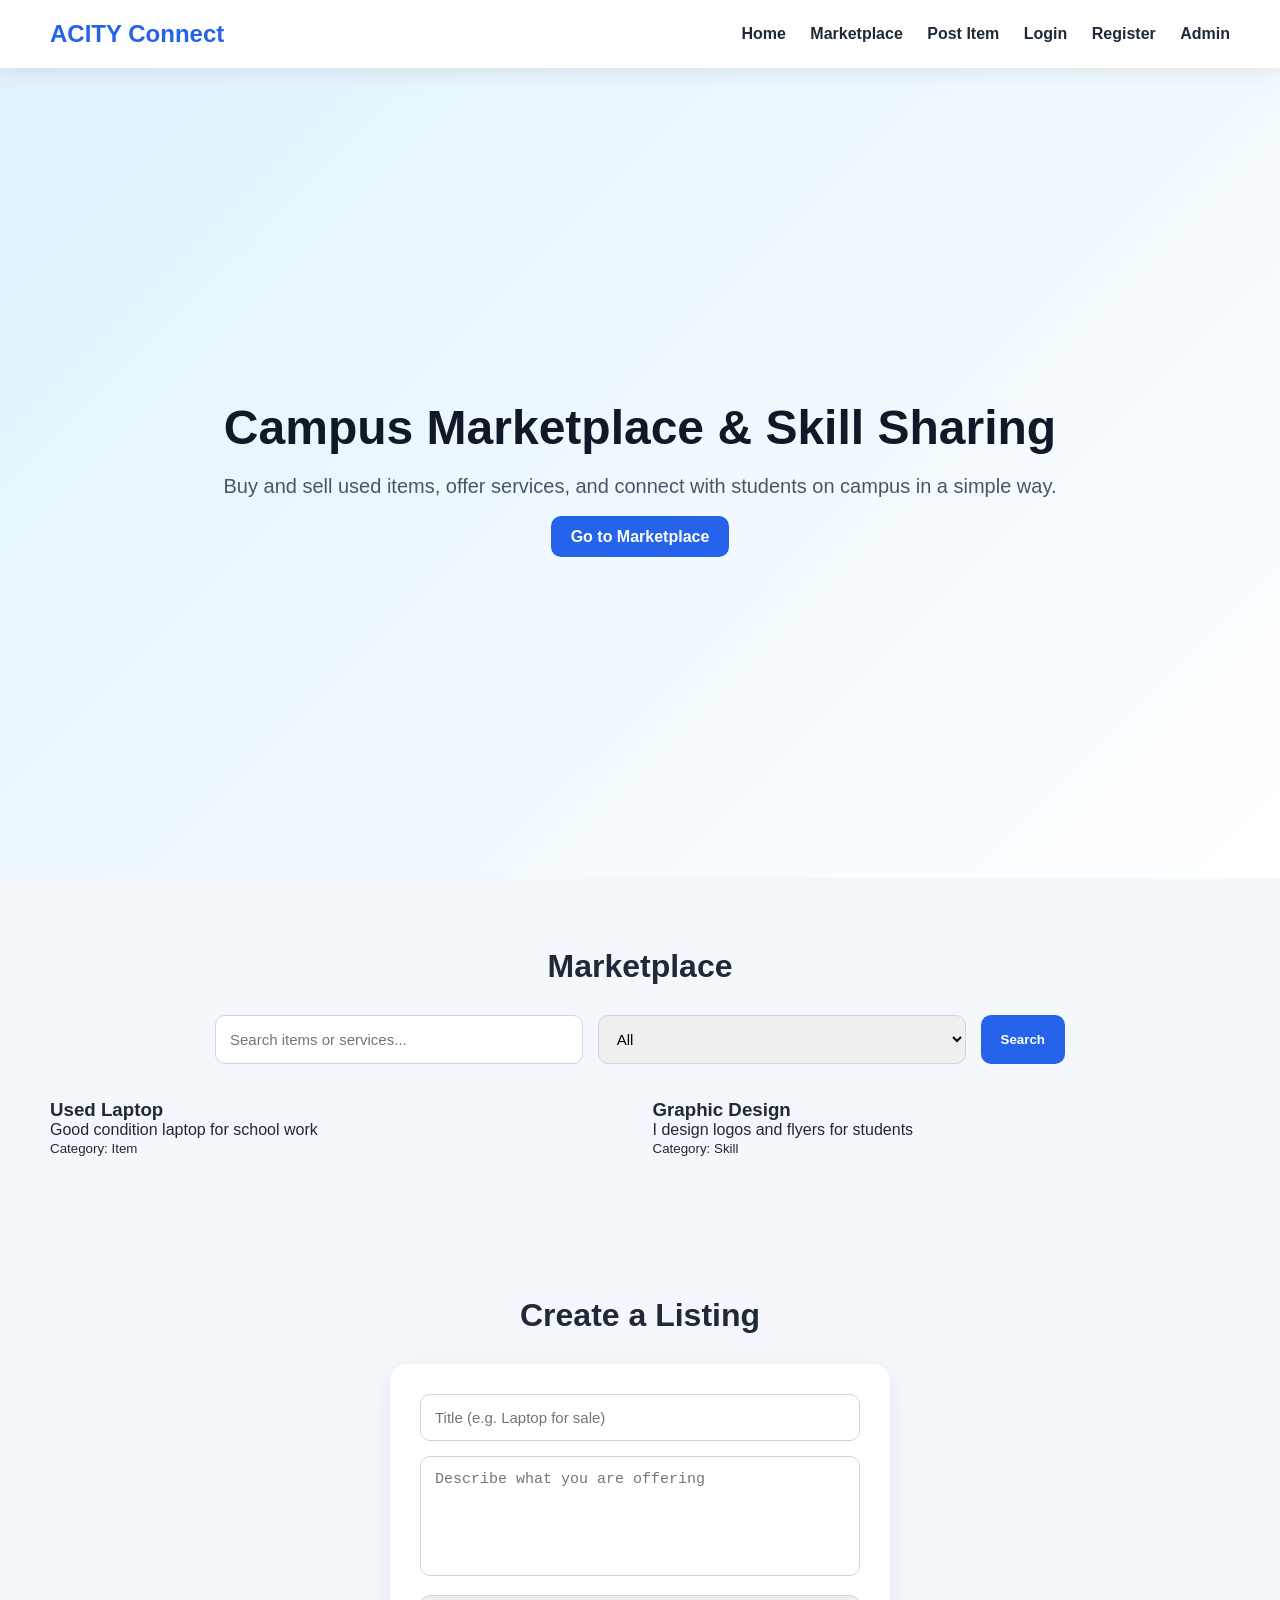
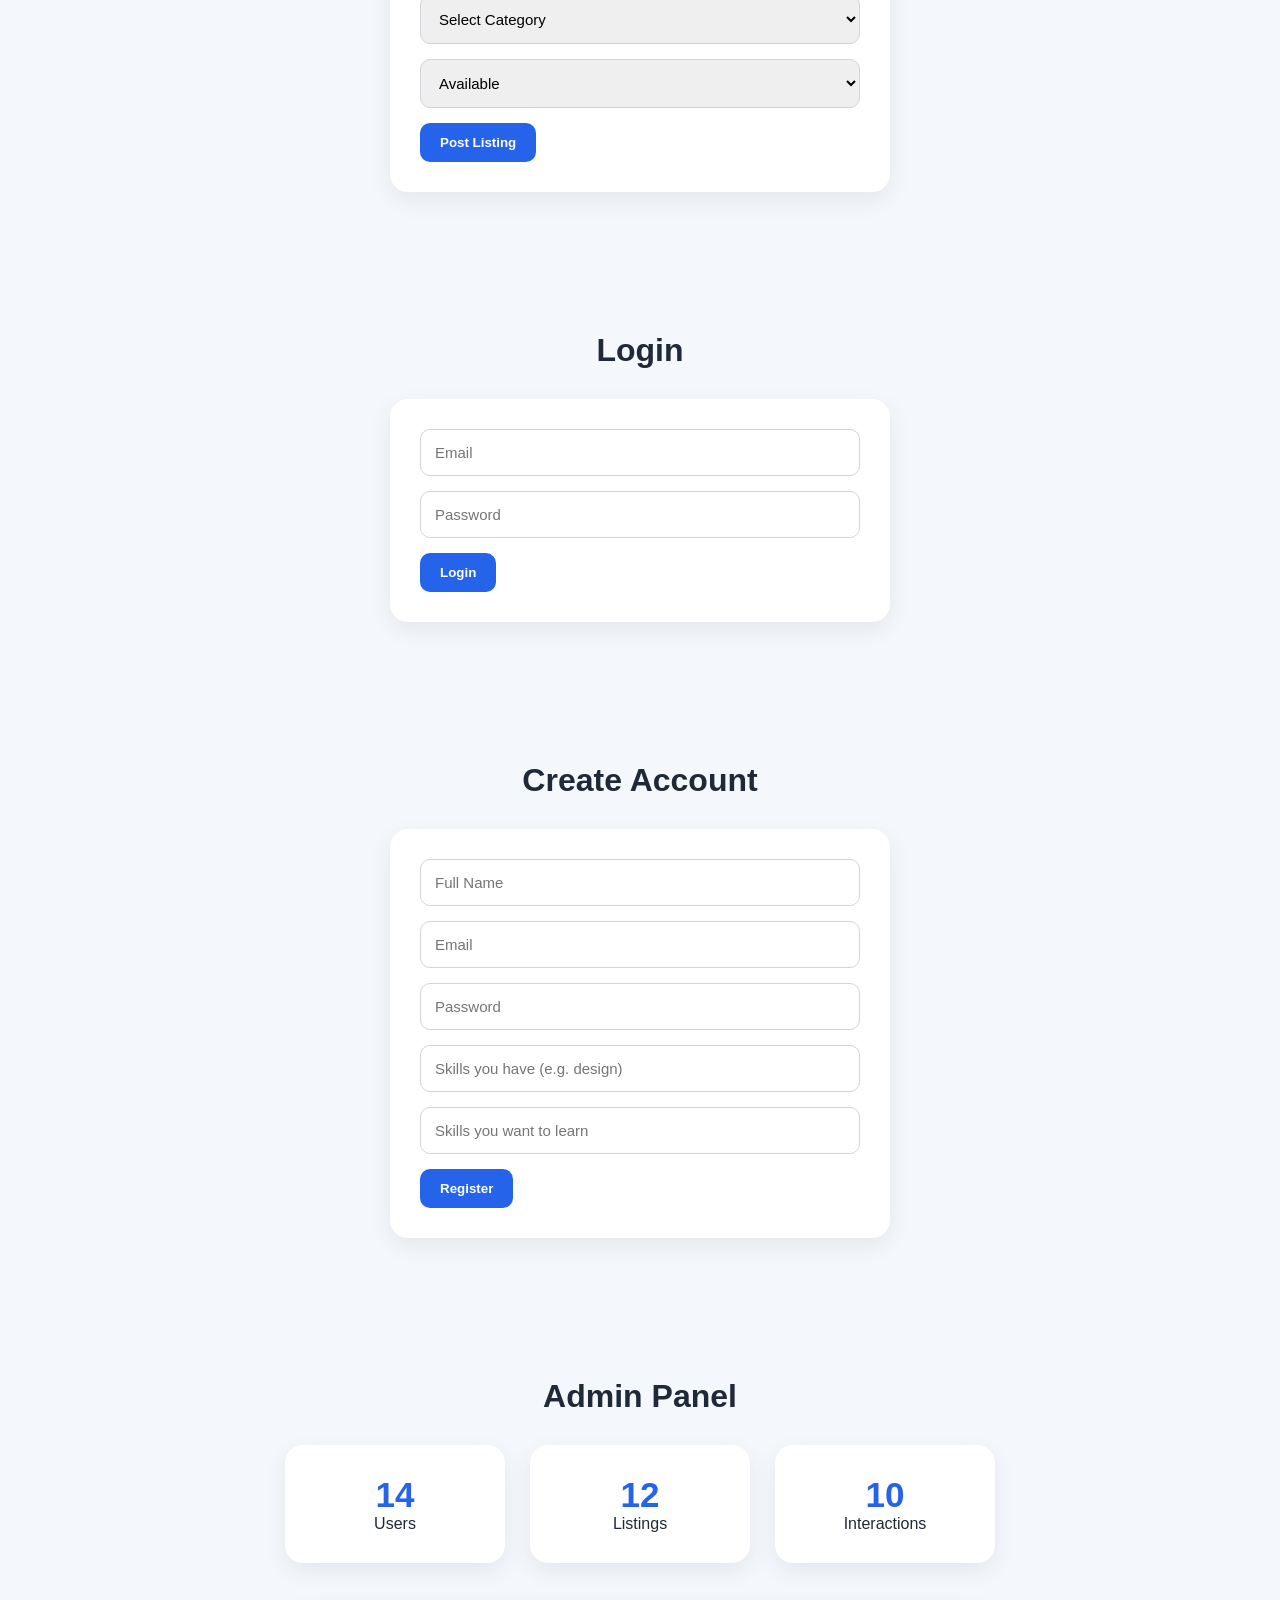
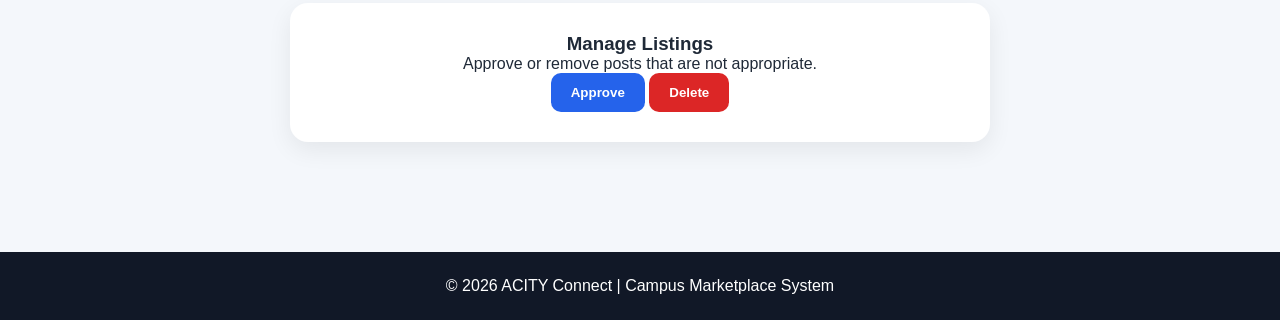
<file: index.html>
<!DOCTYPE html>
<html lang="en">
<head>
  <meta charset="UTF-8" />
  <meta name="viewport" content="width=device-width, initial-scale=1.0" />
  <title>ACITY Connect</title>
  <link rel="stylesheet" href="style.css" />
</head>

<body>

  <!-- NAVBAR -->
  <nav class="navbar">
    <h2>ACITY Connect</h2>

    <div class="nav-links">
      <a href="#home">Home</a>
      <a href="#marketplace">Marketplace</a>
      <a href="#create">Post Item</a>
      <a href="#login">Login</a>
      <a href="#register">Register</a>
      <a href="#admin">Admin</a>
    </div>
  </nav>

  <!-- HOME SECTION -->
  <section id="home" class="hero">
    <div class="hero-text">
      <h1>Campus Marketplace & Skill Sharing</h1>
      <p>
        Buy and sell used items, offer services, and connect with students on campus in a simple way.
      </p>
      <a href="#marketplace" class="btn">Go to Marketplace</a>
    </div>
  </section>

  <!-- MARKETPLACE -->
  <section id="marketplace" class="section">
    <h2>Marketplace</h2>

    <div class="filters">
      <input type="text" id="searchInput" placeholder="Search items or services..." />

      <select id="categoryFilter">
        <option value="all">All</option>
        <option value="Item">Items</option>
        <option value="Skill">Skills</option>
      </select>

      <button>Search</button>
    </div>

    <div class="listing-grid" id="listingGrid">
      <!-- Sample listing cards -->
      <div class="card">
        <h3>Used Laptop</h3>
        <p>Good condition laptop for school work</p>
        <small>Category: Item</small>
      </div>

      <div class="card">
        <h3>Graphic Design</h3>
        <p>I design logos and flyers for students</p>
        <small>Category: Skill</small>
      </div>
    </div>
  </section>

  <!-- CREATE LISTING -->
  <section id="create" class="section">
    <h2>Create a Listing</h2>

    <div class="form-card">
      <input type="text" id="title" placeholder="Title (e.g. Laptop for sale)" />
      
      <textarea id="description" placeholder="Describe what you are offering"></textarea>

      <select id="category">
        <option value="">Select Category</option>
        <option value="Item">Item</option>
        <option value="Skill">Skill</option>
      </select>

      <select id="status">
        <option value="Available">Available</option>
        <option value="Sold">Sold</option>
        <option value="Swapped">Swapped</option>
      </select>

      <button>Post Listing</button>
    </div>
  </section>

  <!-- LOGIN -->
  <section id="login" class="section">
    <h2>Login</h2>

    <div class="form-card">
      <input type="email" placeholder="Email" />
      <input type="password" placeholder="Password" />
      <button>Login</button>
    </div>
  </section>

  <!-- REGISTER -->
  <section id="register" class="section">
    <h2>Create Account</h2>

    <div class="form-card">
      <input type="text" placeholder="Full Name" />
      <input type="email" placeholder="Email" />
      <input type="password" placeholder="Password" />

      <input type="text" placeholder="Skills you have (e.g. design)" />
      <input type="text" placeholder="Skills you want to learn" />

      <button>Register</button>
    </div>
  </section>

  <!-- ADMIN -->
  <section id="admin" class="section">
    <h2>Admin Panel</h2>

    <div class="stats">
      <div class="stat-card">
        <h3> 14</h3>
        <p>Users</p>
      </div>

      <div class="stat-card">
        <h3> 12</h3>
        <p>Listings</p>
      </div>

      <div class="stat-card">
        <h3> 10</h3>
        <p>Interactions</p>
      </div>
    </div>

    <div class="admin-box">
      <h3>Manage Listings</h3>
      <p>Approve or remove posts that are not appropriate.</p>

      <button>Approve</button>
      <button class="danger">Delete</button>
    </div>
  </section>

  <!-- FOOTER -->
  <footer>
    <p>© 2026 ACITY Connect | Campus Marketplace System</p>
  </footer>

  <script src="script.js"></script>
</body>
</html>
</file>
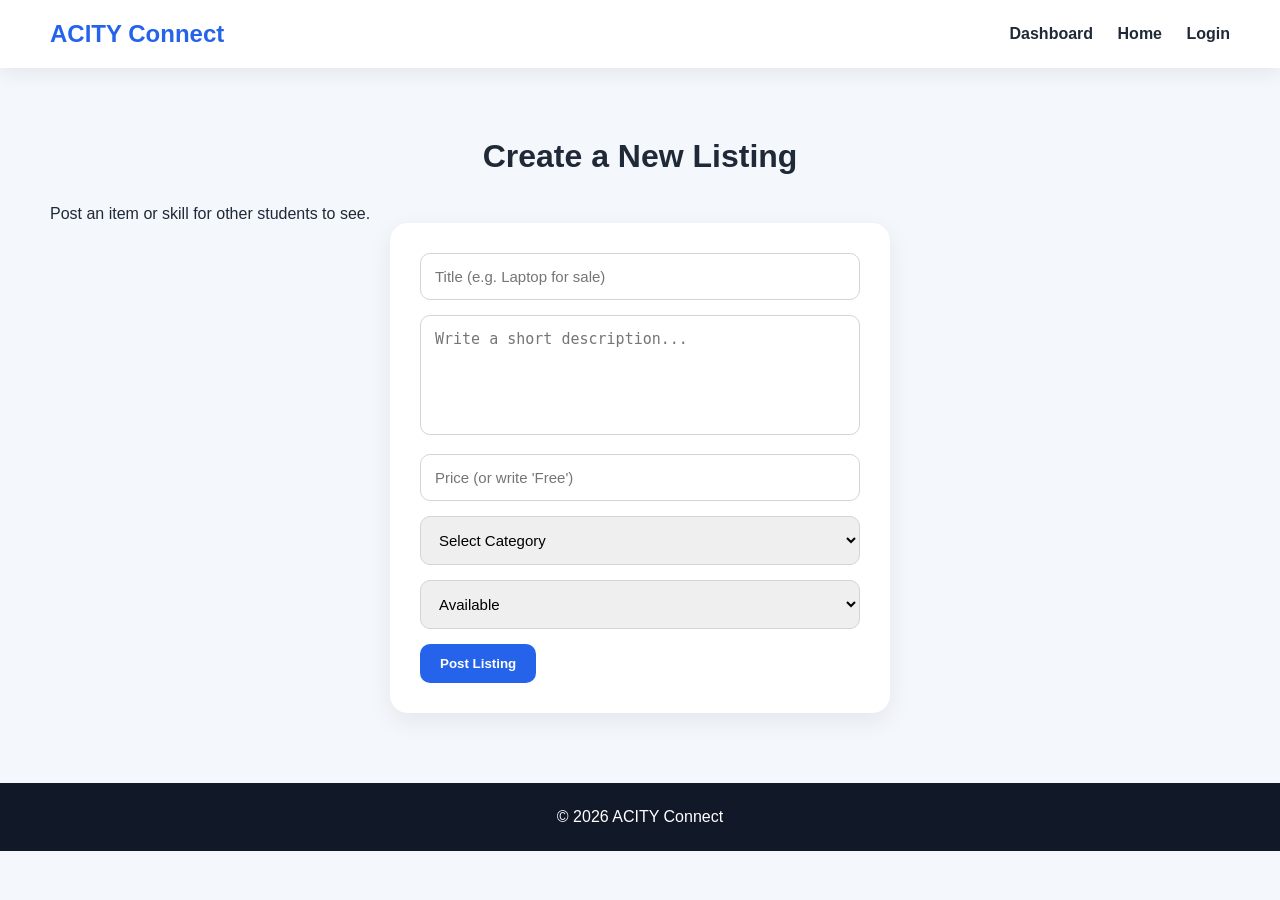
<file: create-post.html>
<!DOCTYPE html>
<html lang="en">
<head>
  <meta charset="UTF-8" />
  <meta name="viewport" content="width=device-width, initial-scale=1.0"/>
  <title>Create Post - ACITY Connect</title>
  <link rel="stylesheet" href="style.css"/>
</head>

<body>

  <!-- NAVBAR -->
  <nav class="navbar">
    <h2>ACITY Connect</h2>

    <div class="nav-links">
      <a href="dashboard.html">Dashboard</a>
      <a href="index.html">Home</a>
      <a href="login.html">Login</a>
    </div>
  </nav>

  <!-- CREATE POST SECTION -->
  <section class="section">

    <h2>Create a New Listing</h2>
    <p>Post an item or skill for other students to see.</p>

    <div class="form-card">

      <input type="text" id="title" placeholder="Title (e.g. Laptop for sale)" required />

      <textarea id="description" placeholder="Write a short description..." required></textarea>

      <input type="text" id="price" placeholder="Price (or write 'Free')" />

      <select id="category" required>
        <option value="">Select Category</option>
        <option value="Item">Item</option>
        <option value="Skill">Skill</option>
        <option value="Service">Service</option>
      </select>

      <select id="status">
        <option value="Available">Available</option>
        <option value="Sold">Sold</option>
        <option value="Unavailable">Unavailable</option>
      </select>

      <button onclick="createPost()">Post Listing</button>

    </div>

  </section>

  <!-- FOOTER -->
  <footer>
    <p>© 2026 ACITY Connect</p>
  </footer>

  <script src="script.js"></script>
</body>
</html>
</file>
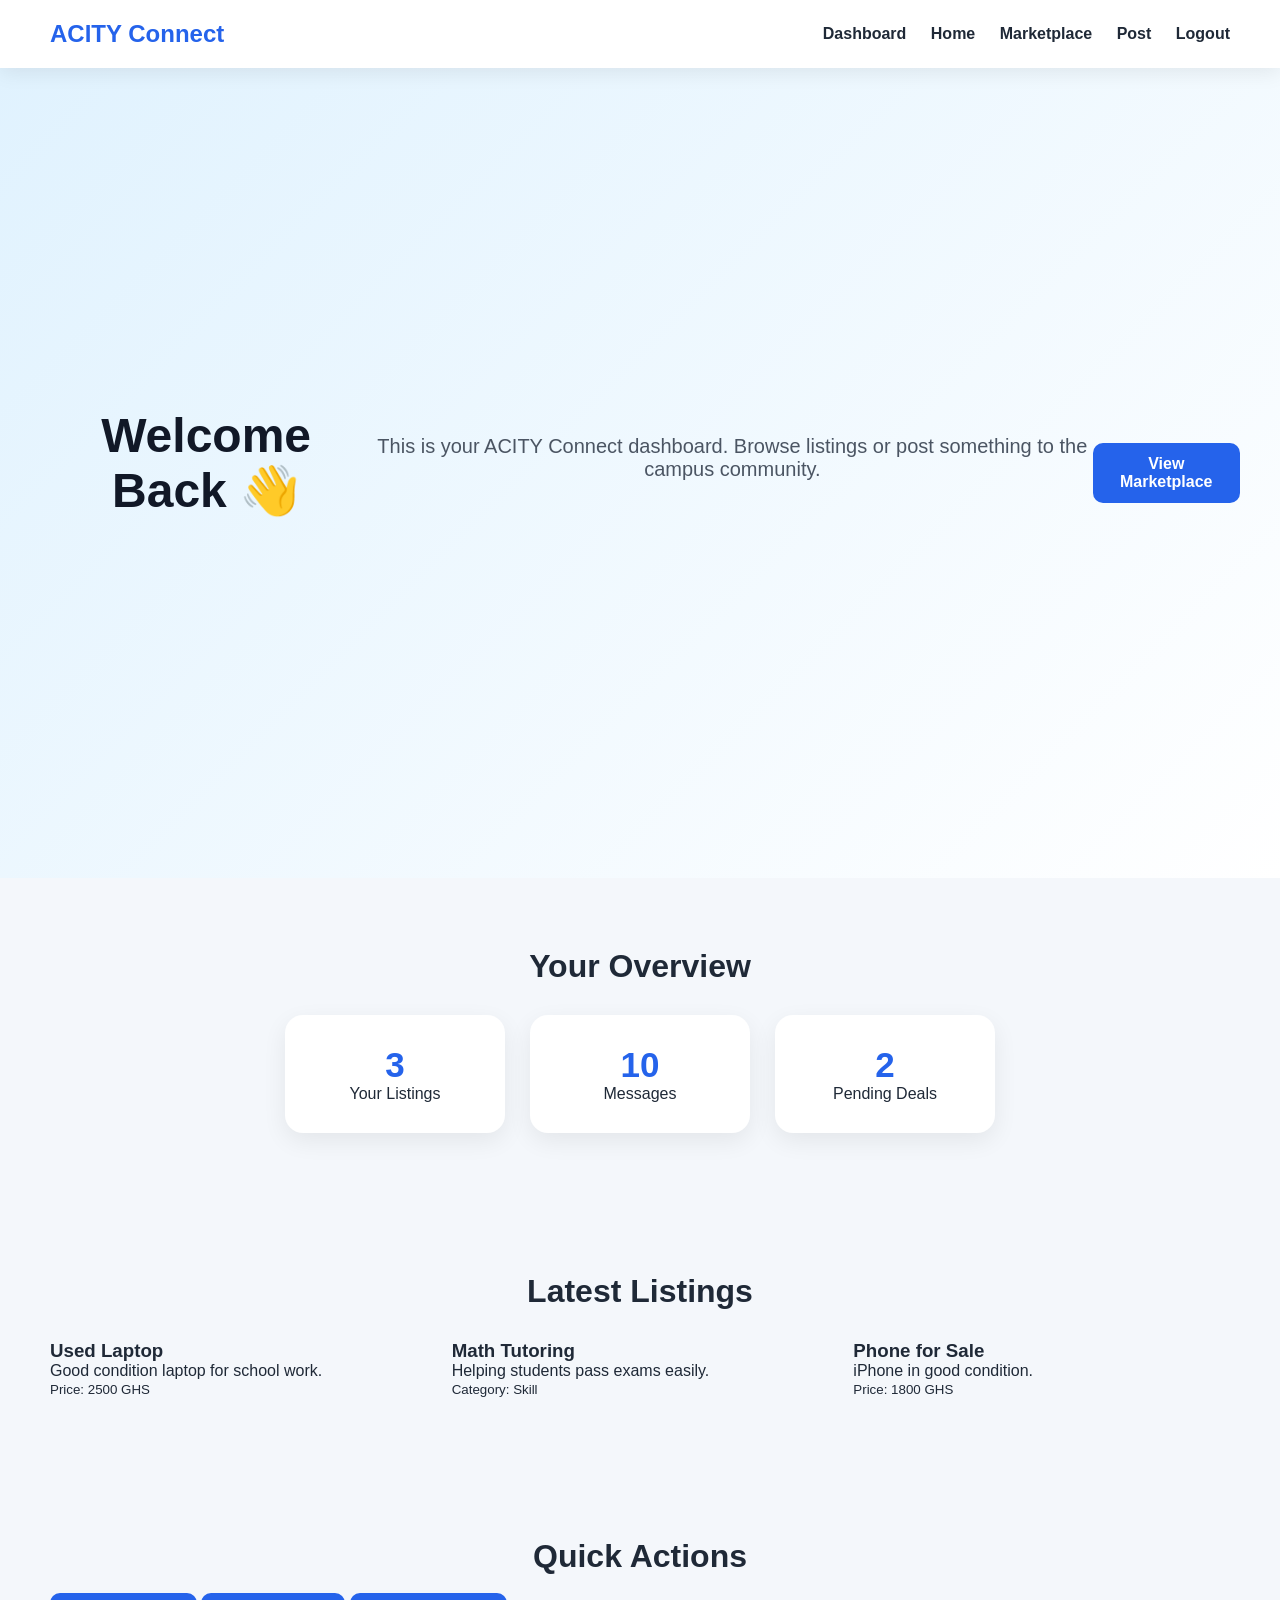
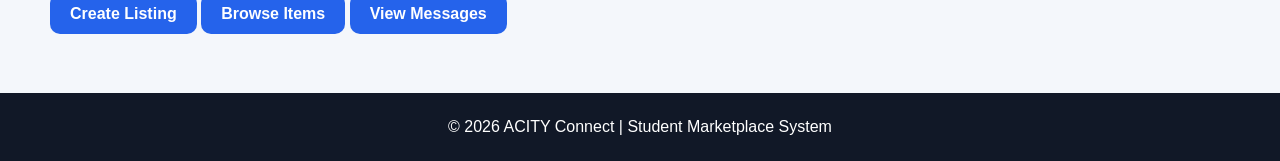
<file: dashboard.html>
<!DOCTYPE html>
<html lang="en">
<head>
  <meta charset="UTF-8" />
  <meta name="viewport" content="width=device-width, initial-scale=1.0"/>
  <title>Dashboard - ACITY Connect</title>
  <link rel="stylesheet" href="style.css"/>
</head>

<body>

  <!-- NAVBAR -->
  <nav class="navbar">
    <h2>ACITY Connect</h2>

    <div class="nav-links">
      <a href="dashboard.html">Dashboard</a>
      <a href="index.html">Home</a>
      <a href="index.html#marketplace">Marketplace</a>
      <a href="index.html#create">Post</a>
      <a href="index.html">Logout</a>
    </div>
  </nav>

  <!-- WELCOME SECTION -->
  <section class="hero">
    <h1>Welcome Back 👋</h1>
    <p>This is your ACITY Connect dashboard. Browse listings or post something to the campus community.</p>

    <a href="#marketplace" class="btn">View Marketplace</a>
  </section>

  <!-- QUICK STATS -->
  <section class="section">
    <h2>Your Overview</h2>

    <div class="stats">
      <div class="stat-card">
        <h3>3</h3>
        <p>Your Listings</p>
      </div>

      <div class="stat-card">
        <h3>10</h3>
        <p>Messages</p>
      </div>

      <div class="stat-card">
        <h3>2</h3>
        <p>Pending Deals</p>
      </div>
    </div>
  </section>

  <!-- MARKETPLACE PREVIEW -->
  <section id="marketplace" class="section">
    <h2>Latest Listings</h2>

    <div class="listing-grid">

      <div class="card">
        <h3>Used Laptop</h3>
        <p>Good condition laptop for school work.</p>
        <small>Price: 2500 GHS</small>
      </div>

      <div class="card">
        <h3>Math Tutoring</h3>
        <p>Helping students pass exams easily.</p>
        <small>Category: Skill</small>
      </div>

      <div class="card">
        <h3>Phone for Sale</h3>
        <p>iPhone in good condition.</p>
        <small>Price: 1800 GHS</small>
      </div>

    </div>
  </section>

  <!-- QUICK ACTIONS -->
  <section class="section">
    <h2>Quick Actions</h2>

    <div class="actions">
      <a href="index.html#create" class="btn">Create Listing</a>
      <a href="index.html#marketplace" class="btn">Browse Items</a>
      <a href="#" class="btn">View Messages</a>
    </div>
  </section>

  <!-- FOOTER -->
  <footer>
    <p>© 2026 ACITY Connect | Student Marketplace System</p>
  </footer>

</body>
</html>
</file>
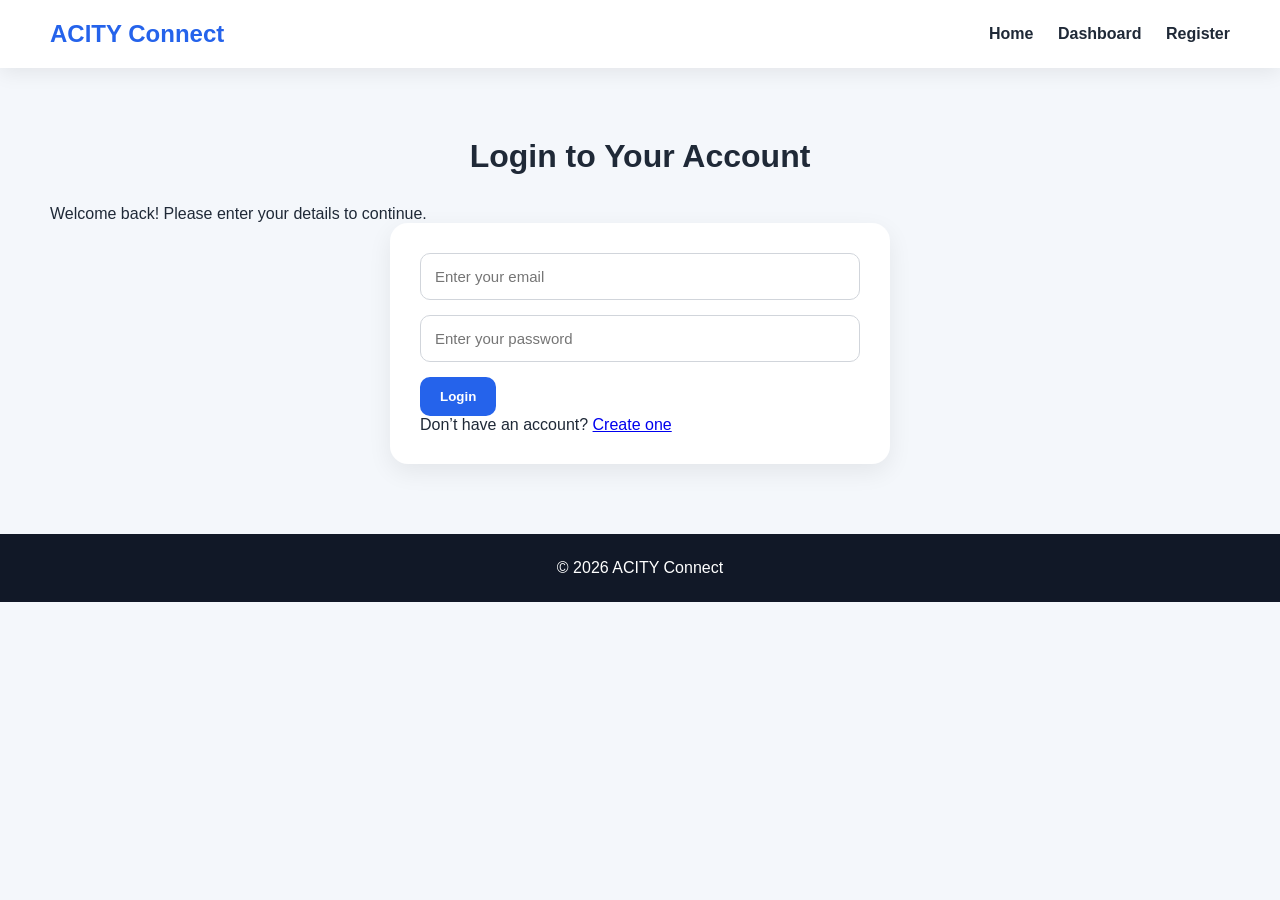
<file: login.html>
<!DOCTYPE html>
<html lang="en">
<head>
  <meta charset="UTF-8" />
  <meta name="viewport" content="width=device-width, initial-scale=1.0"/>
  <title>Login - ACITY Connect</title>
  <link rel="stylesheet" href="style.css"/>
</head>

<body>

  <!-- NAVBAR -->
  <nav class="navbar">
    <h2>ACITY Connect</h2>

    <div class="nav-links">
      <a href="index.html">Home</a>
      <a href="dashboard.html">Dashboard</a>
      <a href="register.html">Register</a>
    </div>
  </nav>

  <!-- LOGIN SECTION -->
  <section class="section">

    <h2>Login to Your Account</h2>
    <p>Welcome back! Please enter your details to continue.</p>

    <div class="form-card">

      <input type="email" id="loginEmail" placeholder="Enter your email" required />

      <input type="password" id="loginPassword" placeholder="Enter your password" required />

      <button onclick="loginUser()">Login</button>

      <p class="small-text">
        Don’t have an account? <a href="register.html">Create one</a>
      </p>

    </div>

  </section>

  <!-- FOOTER -->
  <footer>
    <p>© 2026 ACITY Connect</p>
  </footer>

  <script src="script.js"></script>
</body>
</html>
</file>
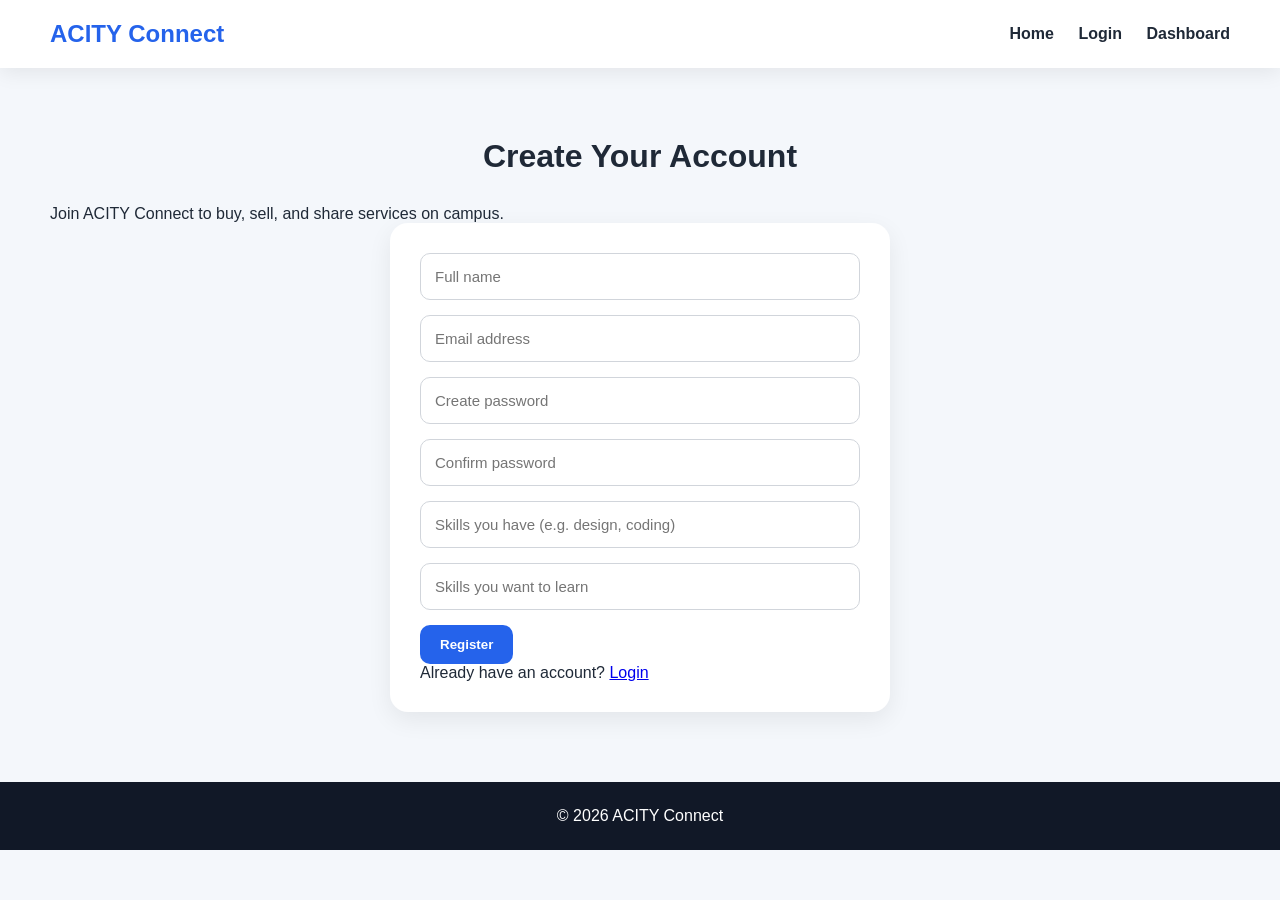
<file: register.html>
<!DOCTYPE html>
<html lang="en">
<head>
  <meta charset="UTF-8" />
  <meta name="viewport" content="width=device-width, initial-scale=1.0"/>
  <title>Register - ACITY Connect</title>
  <link rel="stylesheet" href="style.css"/>
</head>

<body>

  <!-- NAVBAR -->
  <nav class="navbar">
    <h2>ACITY Connect</h2>

    <div class="nav-links">
      <a href="index.html">Home</a>
      <a href="login.html">Login</a>
      <a href="dashboard.html">Dashboard</a>
    </div>
  </nav>

  <!-- REGISTER SECTION -->
  <section class="section">

    <h2>Create Your Account</h2>
    <p>Join ACITY Connect to buy, sell, and share services on campus.</p>

    <div class="form-card">

      <input type="text" id="fullName" placeholder="Full name" required />

      <input type="email" id="email" placeholder="Email address" required />

      <input type="password" id="password" placeholder="Create password" required />

      <input type="password" id="confirmPassword" placeholder="Confirm password" required />

      <input type="text" id="skills" placeholder="Skills you have (e.g. design, coding)" />

      <input type="text" id="interests" placeholder="Skills you want to learn" />

      <button onclick="registerUser()">Register</button>

      <p class="small-text">
        Already have an account? <a href="login.html">Login</a>
      </p>

    </div>

  </section>

  <!-- FOOTER -->
  <footer>
    <p>© 2026 ACITY Connect</p>
  </footer>

  <script src="script.js"></script>
</body>
</html>
</file>
<file: style.css>
* {
  margin: 0;
  padding: 0;
  box-sizing: border-box;
}

body {
  font-family: Arial, sans-serif;
  background: #f4f7fb;
  color: #1f2937;
}

.navbar {
  background: white;
  padding: 20px 50px;
  display: flex;
  justify-content: space-between;
  align-items: center;
  box-shadow: 0 4px 20px rgba(0, 0, 0, 0.08);
  position: sticky;
  top: 0;
  z-index: 100;
}

.navbar h2 {
  color: #2563eb;
}

.nav-links a {
  margin-left: 20px;
  text-decoration: none;
  color: #1f2937;
  font-weight: bold;
}

.nav-links a:hover {
  color: #2563eb;
}

.hero {
  min-height: 90vh;
  display: flex;
  align-items: center;
  justify-content: center;
  text-align: center;
  padding: 40px;
  background: linear-gradient(135deg, #e0f2fe, #ffffff);
}

.hero-text {
  max-width: 850px;
}

.hero h1 {
  font-size: 48px;
  margin-bottom: 20px;
  color: #111827;
}

.hero p {
  font-size: 20px;
  margin-bottom: 30px;
  color: #4b5563;
}

.btn,
button {
  background: #2563eb;
  color: white;
  padding: 12px 20px;
  border: none;
  text-decoration: none;
  border-radius: 10px;
  cursor: pointer;
  font-weight: bold;
}

.btn:hover,
button:hover {
  background: #1d4ed8;
}

.section {
  padding: 70px 50px;
}

.section h2 {
  text-align: center;
  margin-bottom: 30px;
  font-size: 32px;
}

.filters {
  display: flex;
  gap: 15px;
  max-width: 850px;
  margin: 0 auto 35px;
}

input,
textarea,
select {
  width: 100%;
  padding: 14px;
  border: 1px solid #d1d5db;
  border-radius: 10px;
  font-size: 15px;
}

textarea {
  height: 120px;
  resize: none;
}

.listing-grid {
  display: grid;
  grid-template-columns: repeat(auto-fit, minmax(260px, 1fr));
  gap: 25px;
}

.listing-card {
  background: white;
  padding: 25px;
  border-radius: 18px;
  box-shadow: 0 8px 25px rgba(0, 0, 0, 0.07);
}

.listing-card h3 {
  margin-bottom: 10px;
  color: #2563eb;
}

.listing-card p {
  margin-bottom: 10px;
  color: #4b5563;
}

.badge {
  display: inline-block;
  padding: 6px 12px;
  background: #dbeafe;
  color: #1d4ed8;
  border-radius: 20px;
  font-size: 13px;
  margin-bottom: 10px;
}

.form-card {
  background: white;
  max-width: 500px;
  margin: auto;
  padding: 30px;
  border-radius: 18px;
  box-shadow: 0 8px 25px rgba(0, 0, 0, 0.07);
}

.form-card input,
.form-card textarea,
.form-card select {
  margin-bottom: 15px;
}

.stats {
  display: flex;
  gap: 25px;
  justify-content: center;
  flex-wrap: wrap;
}

.stat-card {
  background: white;
  width: 220px;
  text-align: center;
  padding: 30px;
  border-radius: 18px;
  box-shadow: 0 8px 25px rgba(0, 0, 0, 0.07);
}

.stat-card h3 {
  font-size: 35px;
  color: #2563eb;
}

.admin-box {
  background: white;
  max-width: 700px;
  margin: 40px auto;
  padding: 30px;
  border-radius: 18px;
  box-shadow: 0 8px 25px rgba(0, 0, 0, 0.07);
  text-align: center;
}

.danger {
  background: #dc2626;
}

.danger:hover {
  background: #b91c1c;
}

footer {
  text-align: center;
  background: #111827;
  color: white;
  padding: 25px;
}

@media (max-width: 768px) {
  .navbar {
    flex-direction: column;
    gap: 15px;
  }

  .nav-links {
    display: flex;
    flex-wrap: wrap;
    justify-content: center;
  }

  .hero h1 {
    font-size: 34px;
  }

  .filters {
    flex-direction: column;
  }
}
</file>
